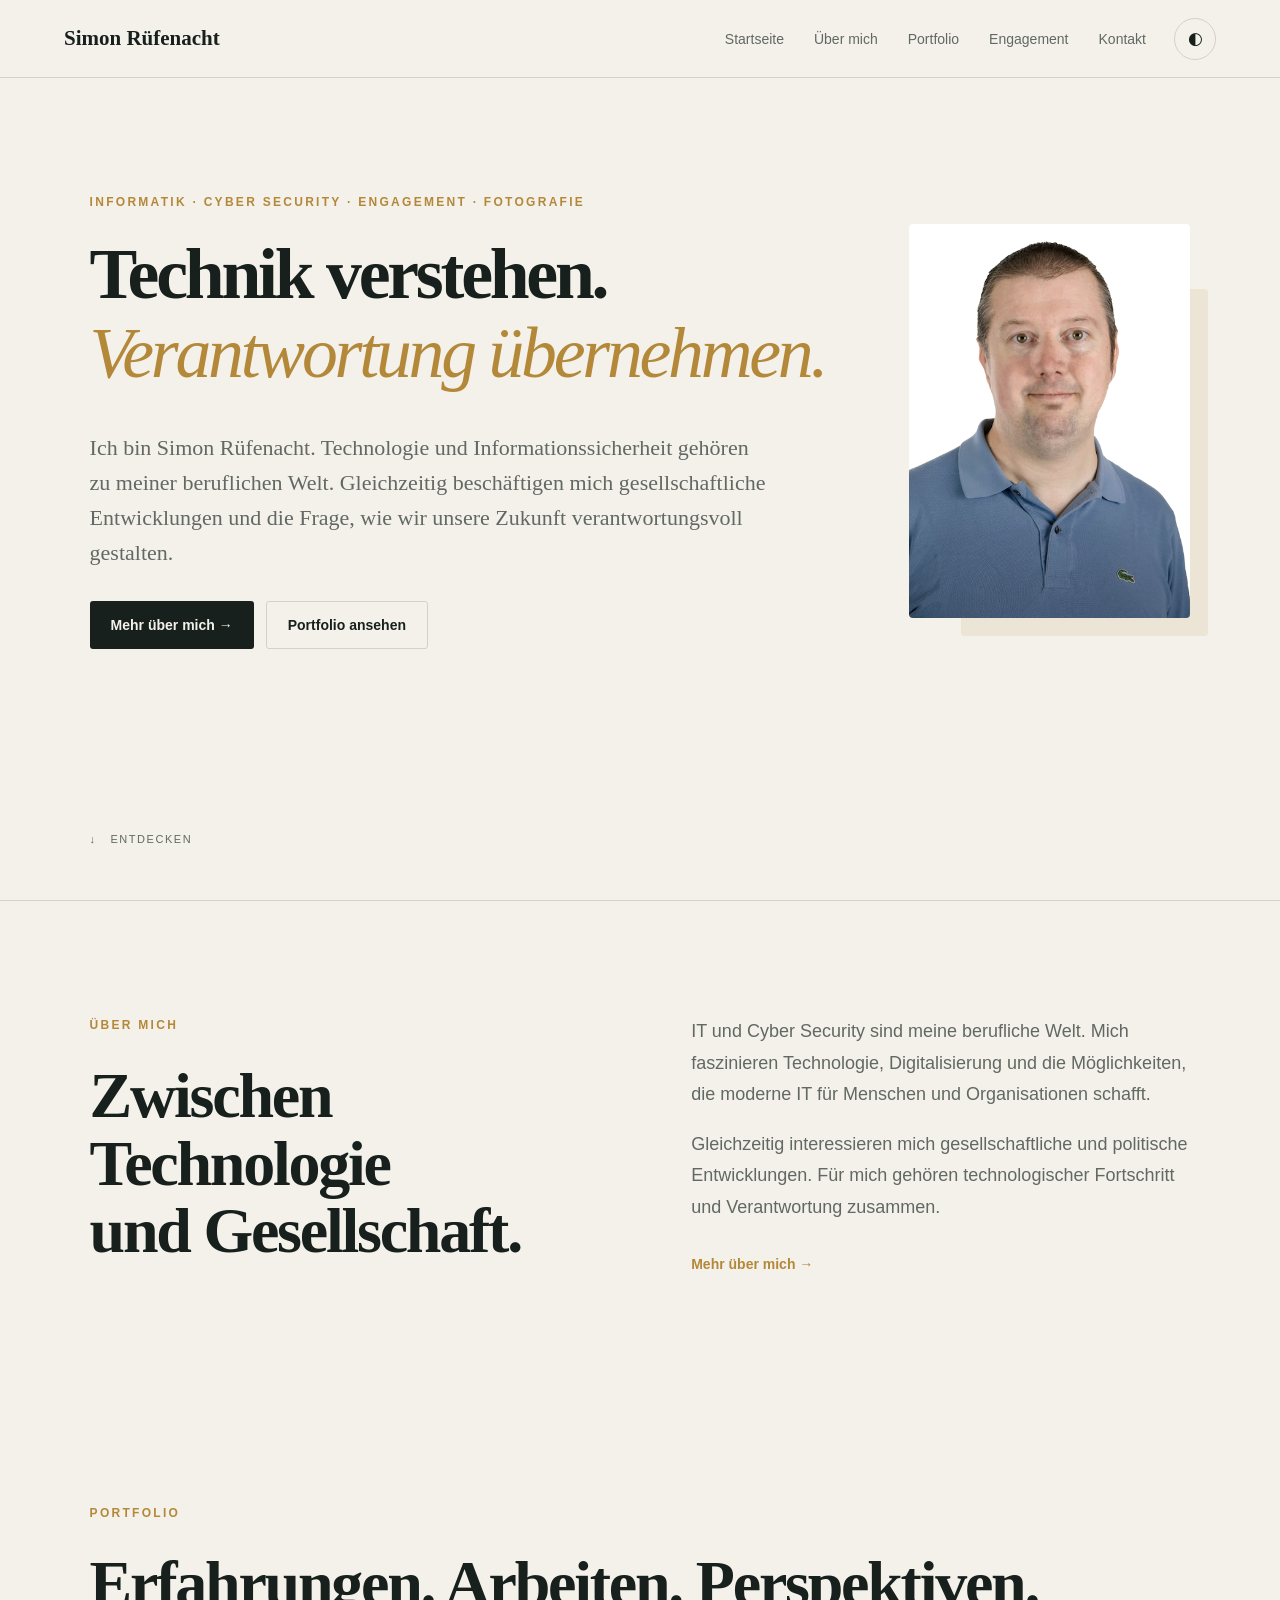
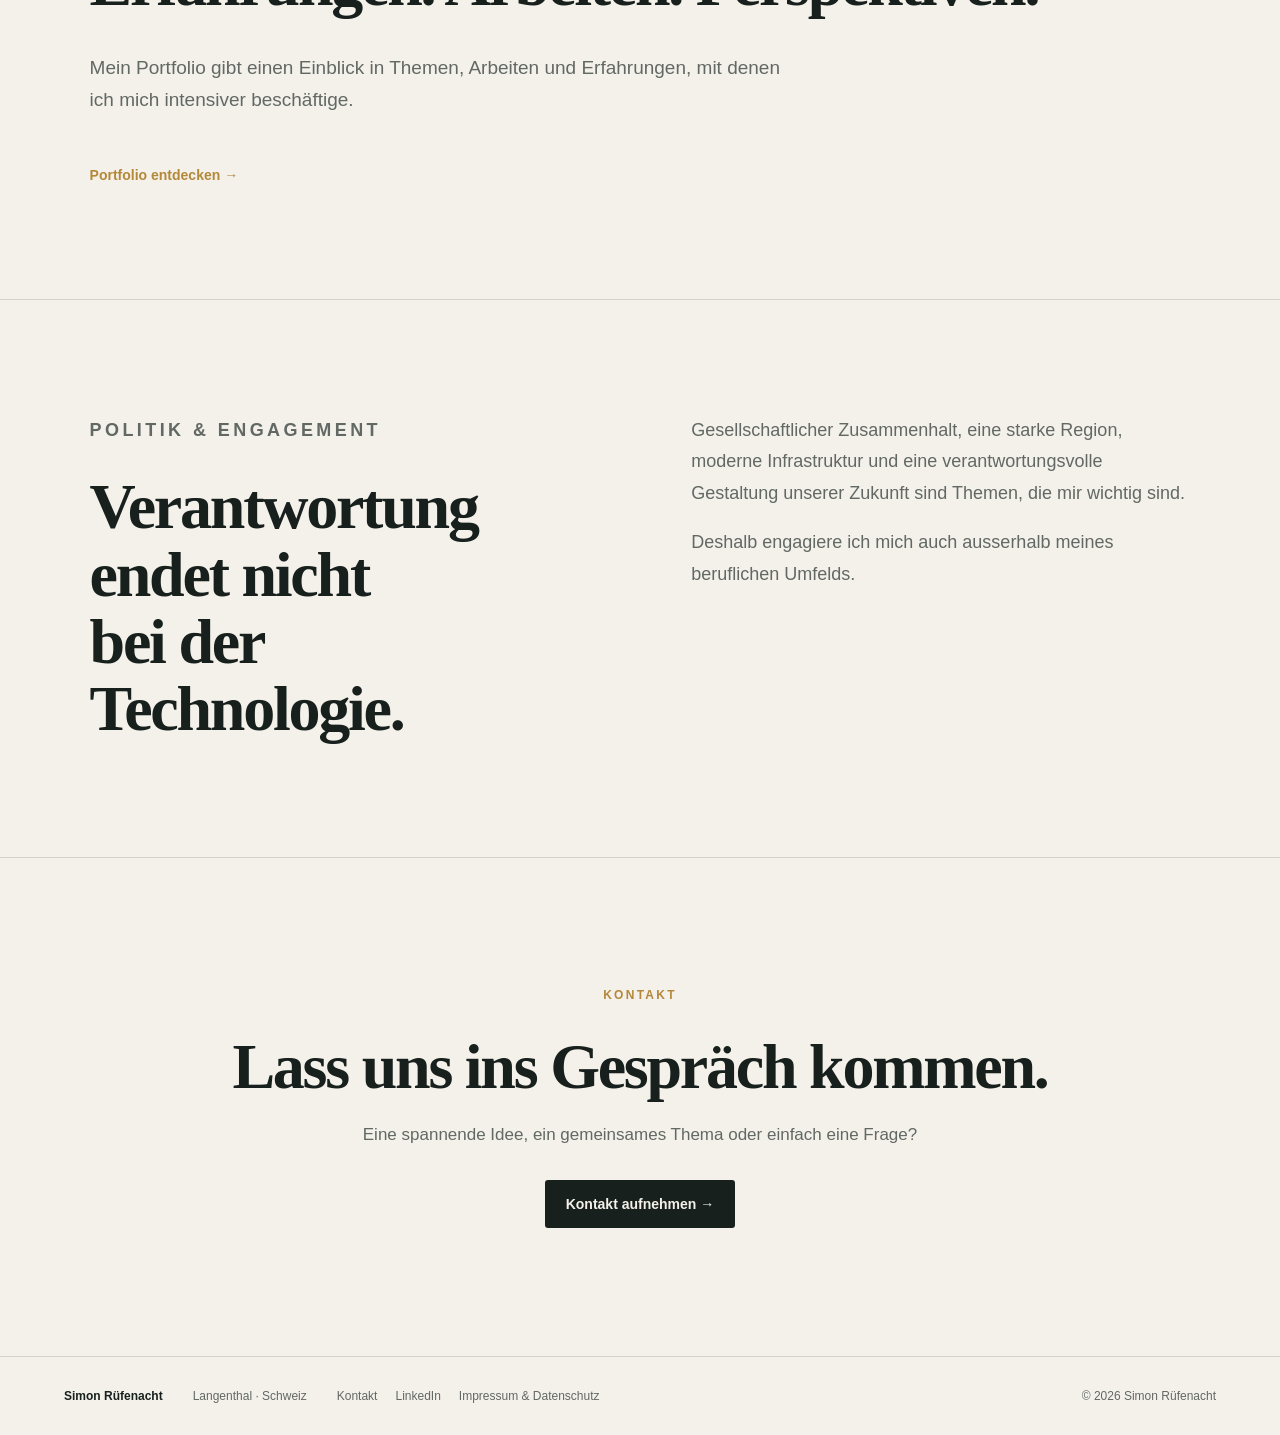
<file: index.html>
<!DOCTYPE html><html lang="de"><head><meta charset="UTF-8"><meta name="viewport" content="width=device-width, initial-scale=1.0"><title>Simon Rüfenacht | Informatik, Cyber Security & Engagement</title><meta name="description" content="Persönliche Webseite von Simon Rüfenacht aus Langenthal. Informatik, Cyber Security, Technologie und gesellschaftliches Engagement."><link rel="canonical" href="https://ruefenacht.net/"><meta property="og:type" content="website"><meta property="og:locale" content="de_CH"><meta property="og:title" content="Simon Rüfenacht | Informatik, Cyber Security & Engagement"><meta property="og:description" content="Persönliche Webseite von Simon Rüfenacht aus Langenthal. Informatik, Cyber Security, Technologie und gesellschaftliches Engagement."><meta property="og:url" content="https://ruefenacht.net/"><meta property="og:site_name" content="Simon Rüfenacht"><meta property="og:image" content="https://ruefenacht.net/assets/images/social-preview.jpg"><meta property="og:image:width" content="1200"><meta property="og:image:height" content="630"><meta property="og:image:alt" content="Simon Rüfenacht – Informatik, Cyber Security und Engagement"><meta name="twitter:card" content="summary_large_image"><meta name="twitter:image" content="https://ruefenacht.net/assets/images/social-preview.jpg"><link rel="icon" href="./assets/images/favicon.ico" sizes="any">
<link rel="icon" type="image/png" sizes="32x32" href="./assets/images/favicon-32x32.png">
<link rel="icon" type="image/png" sizes="16x16" href="./assets/images/favicon-16x16.png">
<link rel="apple-touch-icon" sizes="180x180" href="./assets/images/apple-touch-icon.png"><link rel="stylesheet" href="./assets/css/style.css"><link rel="stylesheet" href="./assets/css/page-styles.css"></head><body><header class="site-header"><a class="brand" href="./index.html">Simon Rüfenacht</a><nav class="desktop-nav" aria-label="Hauptnavigation"><a href="./index.html">Startseite</a><a href="./ueber-mich.html">Über mich</a><a href="./portfolio.html">Portfolio</a><a href="./index.html#engagement">Engagement</a><a href="./kontakt.html">Kontakt</a></nav><div class="header-actions"><button id="theme-toggle" class="icon-button" type="button" aria-label="Farbschema wechseln">◐</button><button id="menu-toggle" class="menu-button" type="button" aria-label="Navigation öffnen" aria-expanded="false">☰</button></div></header><nav id="mobile-menu" class="mobile-menu" aria-label="Mobile Navigation"><a href="./index.html">Startseite</a><a href="./ueber-mich.html">Über mich</a><a href="./portfolio.html">Portfolio</a><a href="./index.html#engagement">Engagement</a><a href="./kontakt.html">Kontakt</a></nav><main><section class="hero"><div class="hero-layout"><div class="hero-content"><p class="eyebrow">INFORMATIK · CYBER SECURITY · ENGAGEMENT · FOTOGRAFIE</p><h1>Technik verstehen. <span>Verantwortung übernehmen.</span></h1><p class="hero-text">Ich bin Simon Rüfenacht. Technologie und Informationssicherheit gehören zu meiner beruflichen Welt. Gleichzeitig beschäftigen mich gesellschaftliche Entwicklungen und die Frage, wie wir unsere Zukunft verantwortungsvoll gestalten.</p><div class="hero-actions"><a class="button button-primary" href="./ueber-mich.html">Mehr über mich →</a><a class="button button-secondary" href="./portfolio.html">Portfolio ansehen</a></div></div><div class="hero-image"><div class="portrait-frame"><img src="./assets/images/IMG_0602.JPG" alt="Portrait von Simon Rüfenacht"></div></div></div><a class="scroll-hint" href="#about">↓ &nbsp; ENTDECKEN</a></section><section id="about" class="section about"><div><p class="eyebrow">ÜBER MICH</p><h2>Zwischen Technologie<br>und Gesellschaft.</h2></div><div class="about-text"><p>IT und Cyber Security sind meine berufliche Welt. Mich faszinieren Technologie, Digitalisierung und die Möglichkeiten, die moderne IT für Menschen und Organisationen schafft.</p><p>Gleichzeitig interessieren mich gesellschaftliche und politische Entwicklungen. Für mich gehören technologischer Fortschritt und Verantwortung zusammen.</p><a class="text-link" href="./ueber-mich.html">Mehr über mich →</a></div></section><section class="section feature-section"><p class="eyebrow">PORTFOLIO</p><h2>Erfahrungen. Arbeiten. Perspektiven.</h2><p class="feature-intro">Mein Portfolio gibt einen Einblick in Themen, Arbeiten und Erfahrungen, mit denen ich mich intensiver beschäftige.</p><a class="text-link" href="./portfolio.html">Portfolio entdecken →</a></section><section id="engagement" class="section engagement"><div><p class="eyebrow">POLITIK &amp; ENGAGEMENT</p><h2>Verantwortung endet nicht<br>bei der Technologie.</h2></div><div><p>Gesellschaftlicher Zusammenhalt, eine starke Region, moderne Infrastruktur und eine verantwortungsvolle Gestaltung unserer Zukunft sind Themen, die mir wichtig sind.</p><p>Deshalb engagiere ich mich auch ausserhalb meines beruflichen Umfelds.</p></div></section><section class="contact"><p class="eyebrow">KONTAKT</p><h2>Lass uns ins Gespräch kommen.</h2><p>Eine spannende Idee, ein gemeinsames Thema oder einfach eine Frage?</p><a class="button button-primary" href="./kontakt.html">Kontakt aufnehmen →</a></section></main><footer><div><strong>Simon Rüfenacht</strong></div><div>Langenthal · Schweiz</div><div class="footer-links"><a href="./kontakt.html">Kontakt</a><a href="https://www.linkedin.com/in/simon-ruefenacht" target="_blank" rel="noopener noreferrer">LinkedIn</a><a href="./impressum.html">Impressum &amp; Datenschutz</a></div><div class="copyright">© <span id="year"></span> Simon Rüfenacht</div></footer><script src="./assets/js/main.js"></script></body></html>
</file>
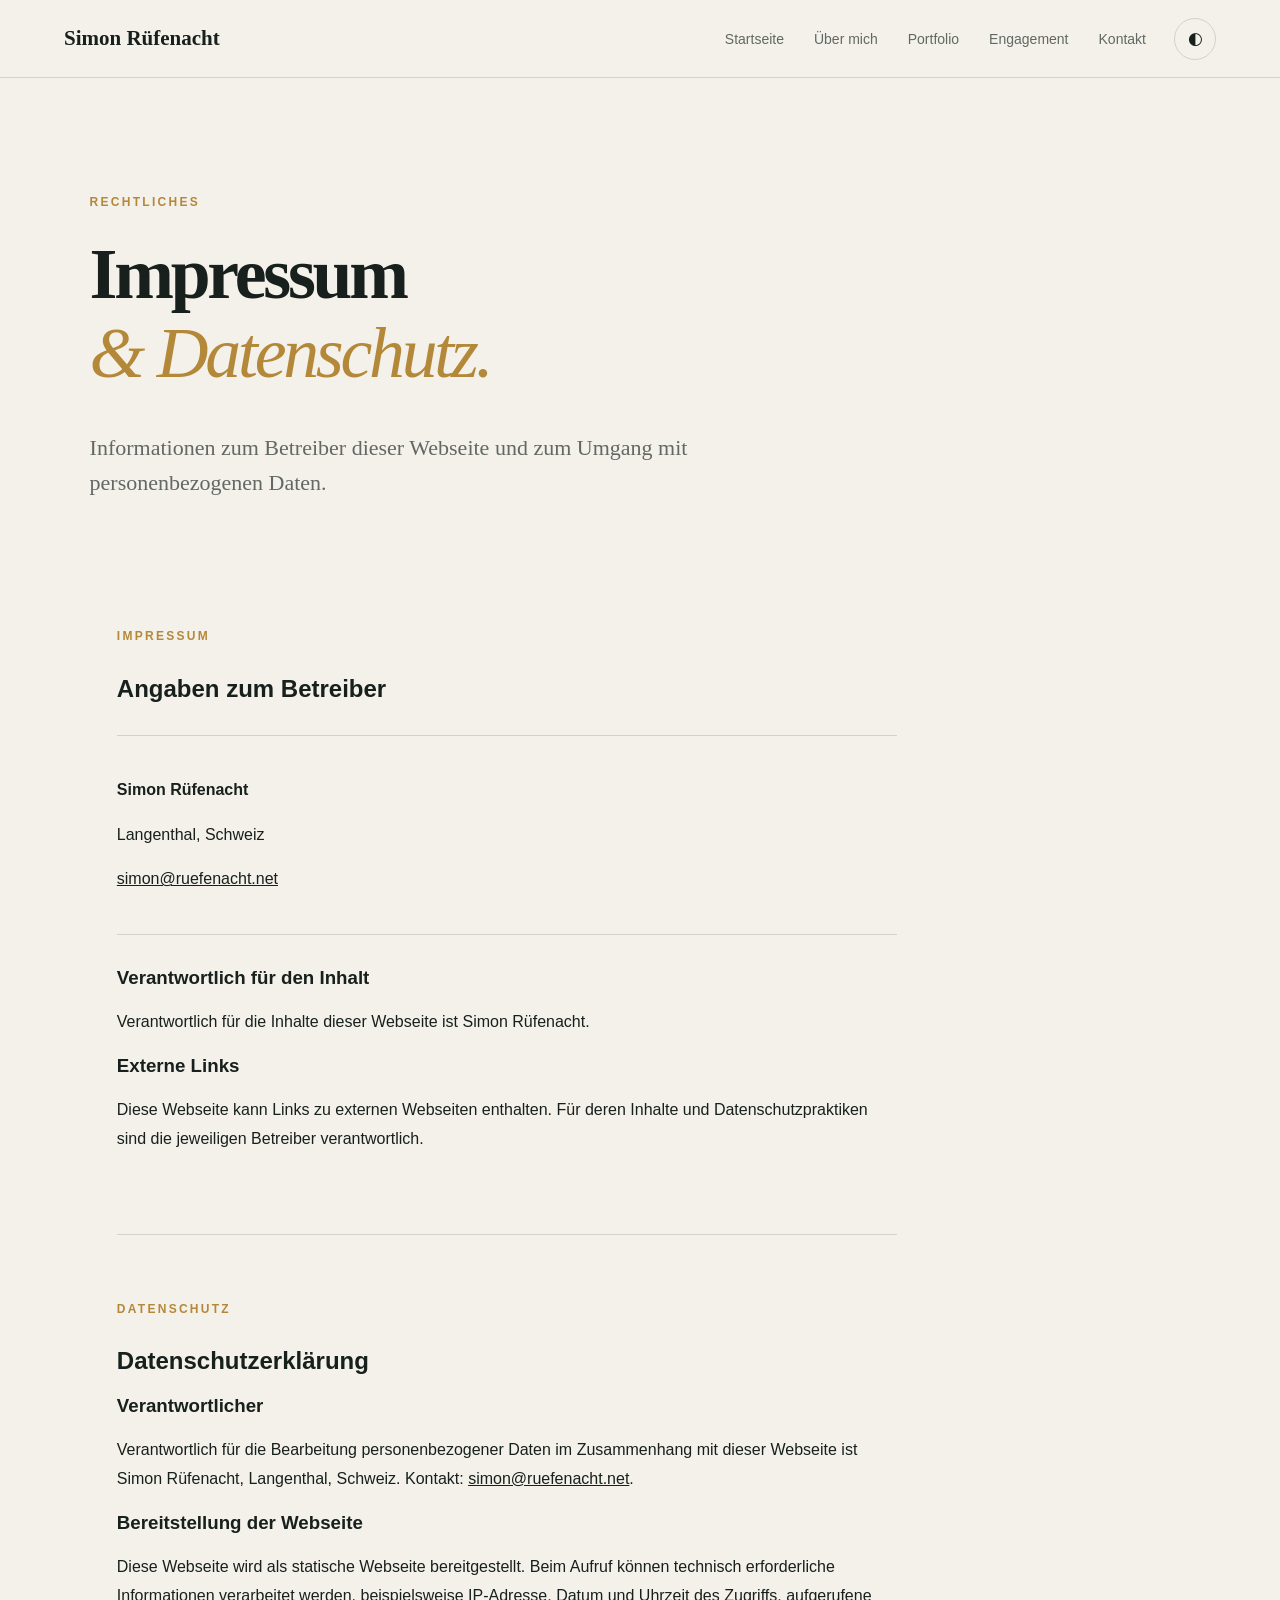
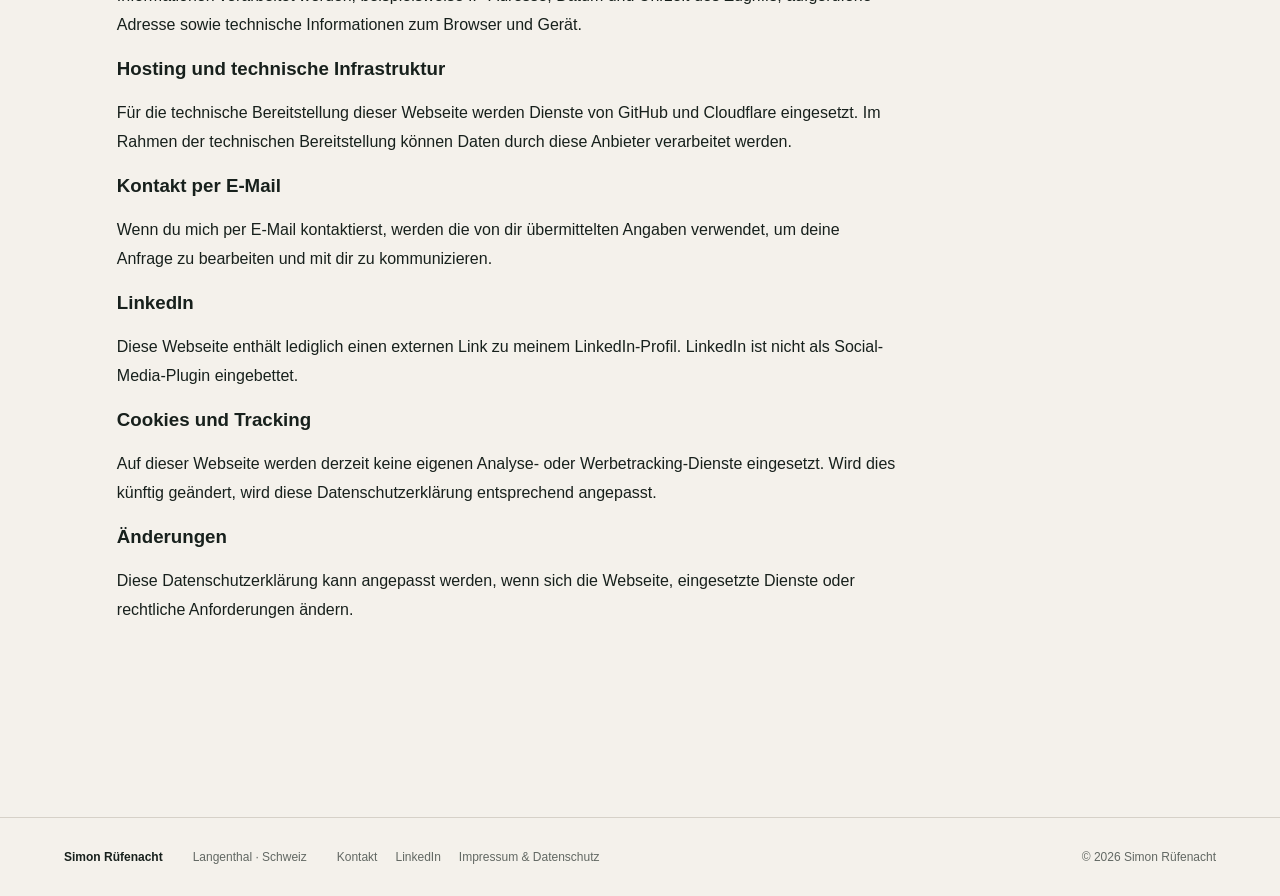
<file: impressum.html>
<!DOCTYPE html><html lang="de"><head><meta charset="UTF-8"><meta name="viewport" content="width=device-width, initial-scale=1.0"><title>Impressum & Datenschutz | Simon Rüfenacht</title><meta name="description" content="Impressum und Datenschutzerklärung der persönlichen Webseite von Simon Rüfenacht."><link rel="canonical" href="https://ruefenacht.net/impressum.html"><meta property="og:type" content="website"><meta property="og:locale" content="de_CH"><meta property="og:title" content="Impressum & Datenschutz | Simon Rüfenacht"><meta property="og:description" content="Impressum und Datenschutzerklärung der persönlichen Webseite von Simon Rüfenacht."><meta property="og:url" content="https://ruefenacht.net/impressum.html"><meta property="og:site_name" content="Simon Rüfenacht"><meta property="og:image" content="https://ruefenacht.net/assets/images/social-preview.jpg"><meta property="og:image:width" content="1200"><meta property="og:image:height" content="630"><meta property="og:image:alt" content="Simon Rüfenacht – Informatik, Cyber Security und Engagement"><meta name="twitter:card" content="summary_large_image"><meta name="twitter:image" content="https://ruefenacht.net/assets/images/social-preview.jpg"><link rel="icon" href="./assets/images/favicon.ico" sizes="any">
<link rel="icon" type="image/png" sizes="32x32" href="./assets/images/favicon-32x32.png">
<link rel="icon" type="image/png" sizes="16x16" href="./assets/images/favicon-16x16.png">
<link rel="apple-touch-icon" sizes="180x180" href="./assets/images/apple-touch-icon.png"><link rel="stylesheet" href="./assets/css/style.css"><link rel="stylesheet" href="./assets/css/page-styles.css"></head><body><header class="site-header"><a class="brand" href="./index.html">Simon Rüfenacht</a><nav class="desktop-nav" aria-label="Hauptnavigation"><a href="./index.html">Startseite</a><a href="./ueber-mich.html">Über mich</a><a href="./portfolio.html">Portfolio</a><a href="./index.html#engagement">Engagement</a><a href="./kontakt.html">Kontakt</a></nav><div class="header-actions"><button id="theme-toggle" class="icon-button" type="button" aria-label="Farbschema wechseln">◐</button><button id="menu-toggle" class="menu-button" type="button" aria-label="Navigation öffnen" aria-expanded="false">☰</button></div></header><nav id="mobile-menu" class="mobile-menu" aria-label="Mobile Navigation"><a href="./index.html">Startseite</a><a href="./ueber-mich.html">Über mich</a><a href="./portfolio.html">Portfolio</a><a href="./index.html#engagement">Engagement</a><a href="./kontakt.html">Kontakt</a></nav><main class="legal-page"><section class="hero"><div class="hero-content"><p class="eyebrow">RECHTLICHES</p><h1>Impressum <span>&amp; Datenschutz.</span></h1><p class="hero-text">Informationen zum Betreiber dieser Webseite und zum Umgang mit personenbezogenen Daten.</p></div></section><section class="legal-content"><div class="legal-main"><section class="legal-section"><p class="eyebrow">IMPRESSUM</p><h2>Angaben zum Betreiber</h2><div class="legal-contact"><p><strong>Simon Rüfenacht</strong></p><p>Langenthal, Schweiz</p><p><a href="mailto:simon@ruefenacht.net">simon@ruefenacht.net</a></p></div><h3>Verantwortlich für den Inhalt</h3><p>Verantwortlich für die Inhalte dieser Webseite ist Simon Rüfenacht.</p><h3>Externe Links</h3><p>Diese Webseite kann Links zu externen Webseiten enthalten. Für deren Inhalte und Datenschutzpraktiken sind die jeweiligen Betreiber verantwortlich.</p></section><section class="legal-section"><p class="eyebrow">DATENSCHUTZ</p><h2>Datenschutzerklärung</h2><h3>Verantwortlicher</h3><p>Verantwortlich für die Bearbeitung personenbezogener Daten im Zusammenhang mit dieser Webseite ist Simon Rüfenacht, Langenthal, Schweiz. Kontakt: <a href="mailto:simon@ruefenacht.net">simon@ruefenacht.net</a>.</p><h3>Bereitstellung der Webseite</h3><p>Diese Webseite wird als statische Webseite bereitgestellt. Beim Aufruf können technisch erforderliche Informationen verarbeitet werden, beispielsweise IP-Adresse, Datum und Uhrzeit des Zugriffs, aufgerufene Adresse sowie technische Informationen zum Browser und Gerät.</p><h3>Hosting und technische Infrastruktur</h3><p>Für die technische Bereitstellung dieser Webseite werden Dienste von GitHub und Cloudflare eingesetzt. Im Rahmen der technischen Bereitstellung können Daten durch diese Anbieter verarbeitet werden.</p><h3>Kontakt per E-Mail</h3><p>Wenn du mich per E-Mail kontaktierst, werden die von dir übermittelten Angaben verwendet, um deine Anfrage zu bearbeiten und mit dir zu kommunizieren.</p><h3>LinkedIn</h3><p>Diese Webseite enthält lediglich einen externen Link zu meinem LinkedIn-Profil. LinkedIn ist nicht als Social-Media-Plugin eingebettet.</p><h3>Cookies und Tracking</h3><p>Auf dieser Webseite werden derzeit keine eigenen Analyse- oder Werbetracking-Dienste eingesetzt. Wird dies künftig geändert, wird diese Datenschutzerklärung entsprechend angepasst.</p><h3>Änderungen</h3><p>Diese Datenschutzerklärung kann angepasst werden, wenn sich die Webseite, eingesetzte Dienste oder rechtliche Anforderungen ändern.</p></section></div></section></main><footer><div><strong>Simon Rüfenacht</strong></div><div>Langenthal · Schweiz</div><div class="footer-links"><a href="./kontakt.html">Kontakt</a><a href="https://www.linkedin.com/in/simon-ruefenacht" target="_blank" rel="noopener noreferrer">LinkedIn</a><a href="./impressum.html">Impressum &amp; Datenschutz</a></div><div class="copyright">© <span id="year"></span> Simon Rüfenacht</div></footer><script src="./assets/js/main.js"></script></body></html>
</file>
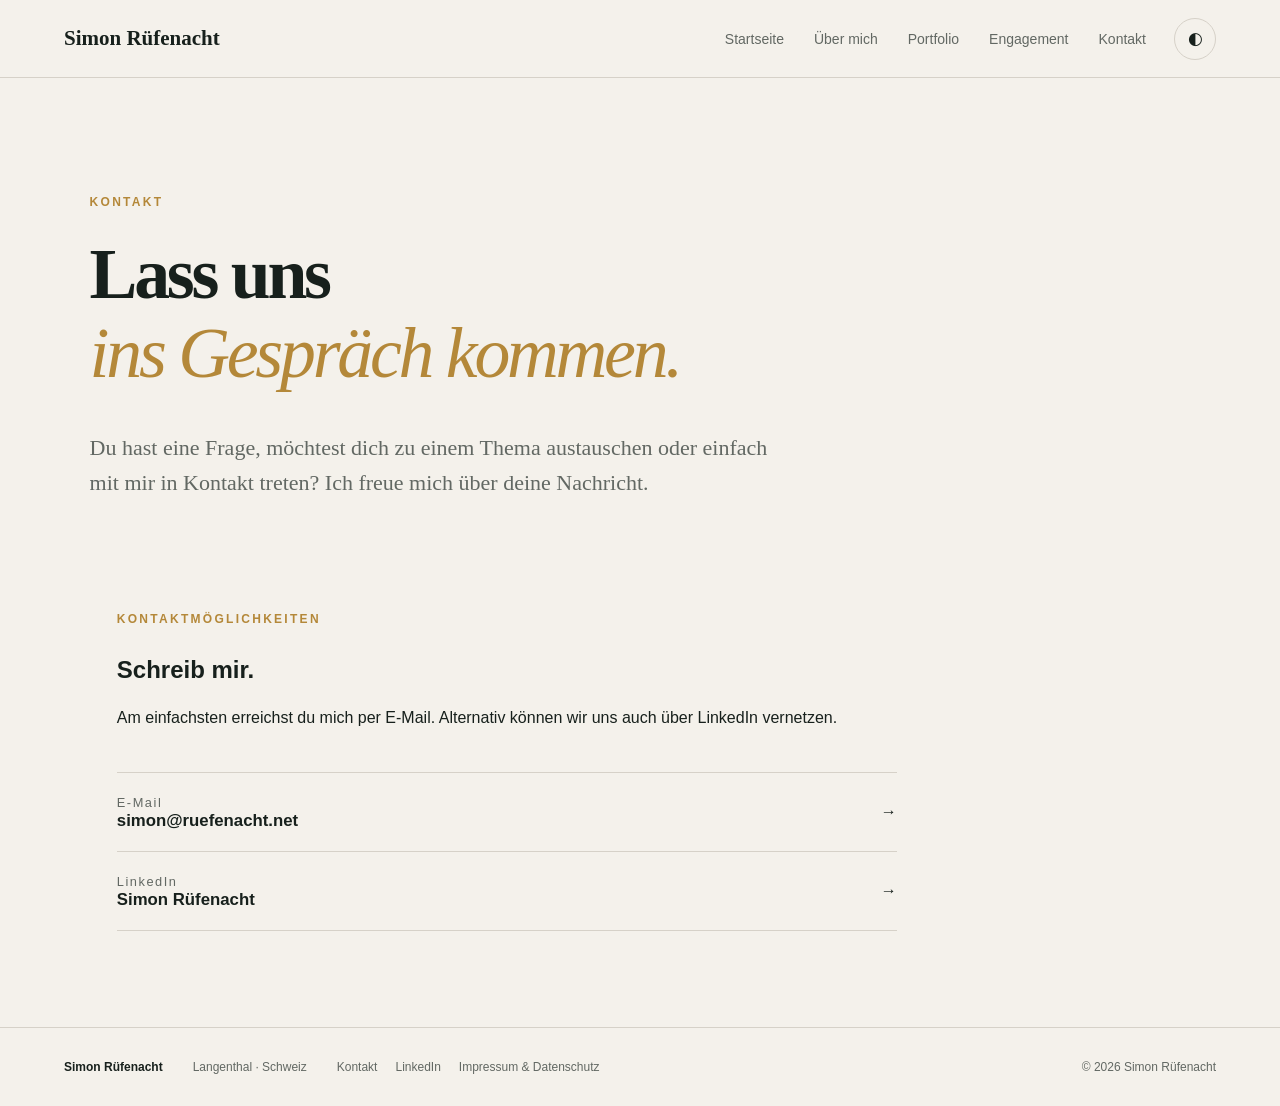
<file: kontakt.html>
<!DOCTYPE html><html lang="de"><head><meta charset="UTF-8"><meta name="viewport" content="width=device-width, initial-scale=1.0"><title>Kontakt | Simon Rüfenacht</title><meta name="description" content="Kontakt zu Simon Rüfenacht aus Langenthal. Kontaktaufnahme per E-Mail oder LinkedIn."><link rel="canonical" href="https://ruefenacht.net/kontakt.html"><meta property="og:type" content="website"><meta property="og:locale" content="de_CH"><meta property="og:title" content="Kontakt | Simon Rüfenacht"><meta property="og:description" content="Kontakt zu Simon Rüfenacht aus Langenthal. Kontaktaufnahme per E-Mail oder LinkedIn."><meta property="og:url" content="https://ruefenacht.net/kontakt.html"><meta property="og:site_name" content="Simon Rüfenacht"><meta property="og:image" content="https://ruefenacht.net/assets/images/social-preview.jpg"><meta property="og:image:width" content="1200"><meta property="og:image:height" content="630"><meta property="og:image:alt" content="Simon Rüfenacht – Informatik, Cyber Security und Engagement"><meta name="twitter:card" content="summary_large_image"><meta name="twitter:image" content="https://ruefenacht.net/assets/images/social-preview.jpg"><link rel="icon" href="./assets/images/favicon.ico" sizes="any">
<link rel="icon" type="image/png" sizes="32x32" href="./assets/images/favicon-32x32.png">
<link rel="icon" type="image/png" sizes="16x16" href="./assets/images/favicon-16x16.png">
<link rel="apple-touch-icon" sizes="180x180" href="./assets/images/apple-touch-icon.png"><link rel="stylesheet" href="./assets/css/style.css"><link rel="stylesheet" href="./assets/css/page-styles.css"></head><body><header class="site-header"><a class="brand" href="./index.html">Simon Rüfenacht</a><nav class="desktop-nav" aria-label="Hauptnavigation"><a href="./index.html">Startseite</a><a href="./ueber-mich.html">Über mich</a><a href="./portfolio.html">Portfolio</a><a href="./index.html#engagement">Engagement</a><a href="./kontakt.html">Kontakt</a></nav><div class="header-actions"><button id="theme-toggle" class="icon-button" type="button" aria-label="Farbschema wechseln">◐</button><button id="menu-toggle" class="menu-button" type="button" aria-label="Navigation öffnen" aria-expanded="false">☰</button></div></header><nav id="mobile-menu" class="mobile-menu" aria-label="Mobile Navigation"><a href="./index.html">Startseite</a><a href="./ueber-mich.html">Über mich</a><a href="./portfolio.html">Portfolio</a><a href="./index.html#engagement">Engagement</a><a href="./kontakt.html">Kontakt</a></nav><main class="contact-page"><section class="hero"><div class="hero-content"><p class="eyebrow">KONTAKT</p><h1>Lass uns <span>ins Gespräch kommen.</span></h1><p class="hero-text">Du hast eine Frage, möchtest dich zu einem Thema austauschen oder einfach mit mir in Kontakt treten? Ich freue mich über deine Nachricht.</p></div></section><section class="contact-details"><div class="contact-details-inner"><p class="eyebrow">KONTAKTMÖGLICHKEITEN</p><h2>Schreib mir.</h2><p class="contact-intro">Am einfachsten erreichst du mich per E-Mail. Alternativ können wir uns auch über LinkedIn vernetzen.</p><div class="contact-links"><a class="contact-link" href="mailto:simon@ruefenacht.net"><span><span class="contact-link-label">E-Mail</span><br><span class="contact-link-value">simon@ruefenacht.net</span></span><span>→</span></a><a class="contact-link" href="https://www.linkedin.com/in/simon-ruefenacht" target="_blank" rel="noopener noreferrer"><span><span class="contact-link-label">LinkedIn</span><br><span class="contact-link-value">Simon Rüfenacht</span></span><span>→</span></a></div></div></section></main><footer><div><strong>Simon Rüfenacht</strong></div><div>Langenthal · Schweiz</div><div class="footer-links"><a href="./kontakt.html">Kontakt</a><a href="https://www.linkedin.com/in/simon-ruefenacht" target="_blank" rel="noopener noreferrer">LinkedIn</a><a href="./impressum.html">Impressum &amp; Datenschutz</a></div><div class="copyright">© <span id="year"></span> Simon Rüfenacht</div></footer><script src="./assets/js/main.js"></script></body></html>
</file>
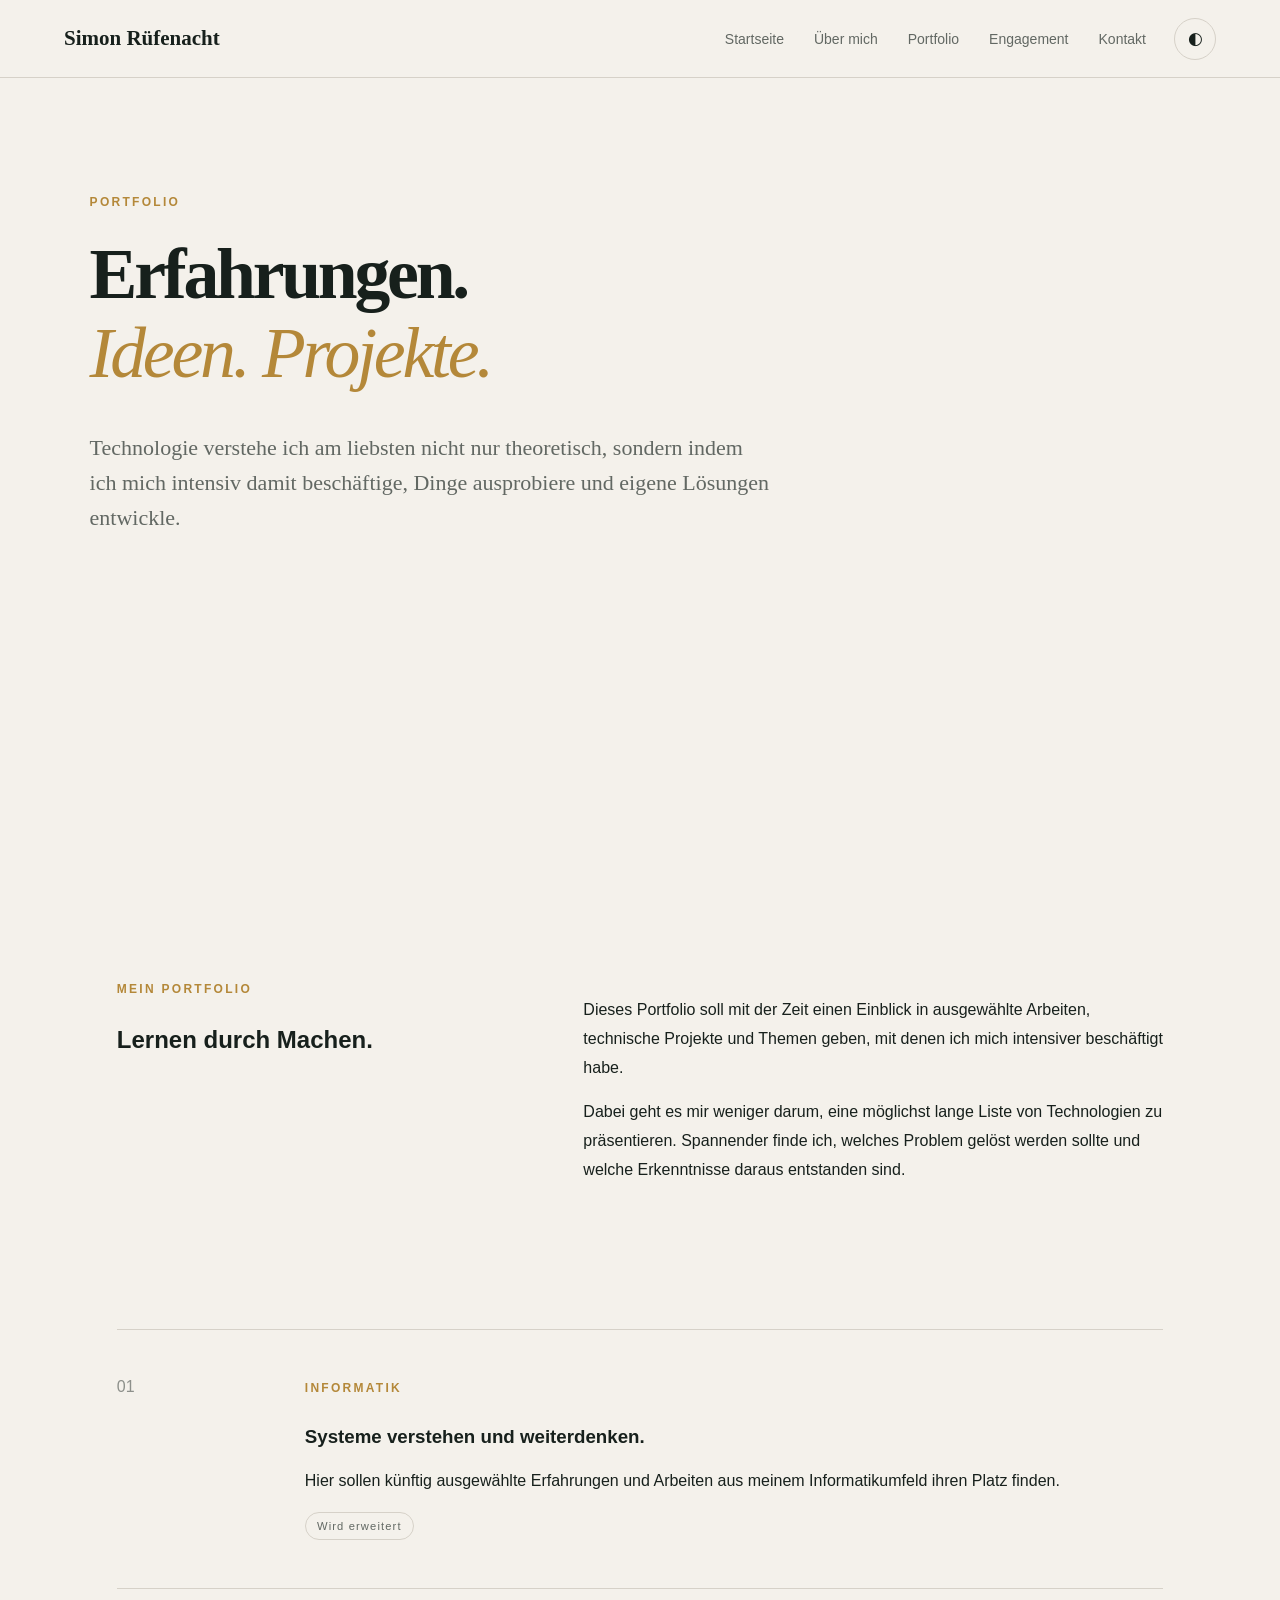
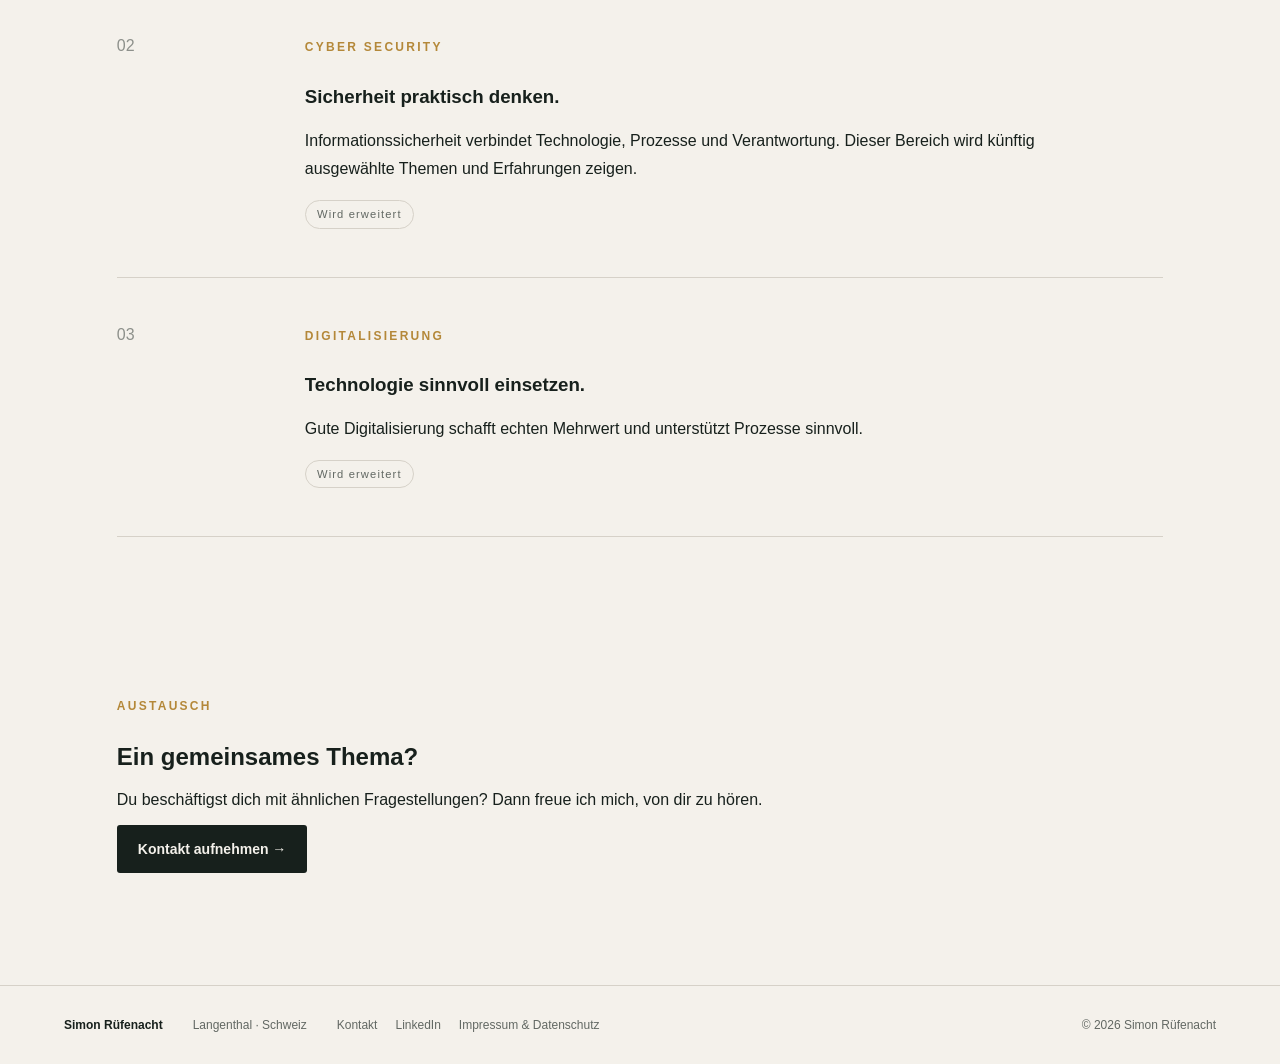
<file: portfolio.html>
<!DOCTYPE html><html lang="de"><head><meta charset="UTF-8"><meta name="viewport" content="width=device-width, initial-scale=1.0"><title>Portfolio | Simon Rüfenacht</title><meta name="description" content="Portfolio von Simon Rüfenacht aus Langenthal. Einblicke in Informatik, Cyber Security und Digitalisierung."><link rel="canonical" href="https://ruefenacht.net/portfolio.html"><meta property="og:type" content="website"><meta property="og:locale" content="de_CH"><meta property="og:title" content="Portfolio | Simon Rüfenacht"><meta property="og:description" content="Portfolio von Simon Rüfenacht aus Langenthal. Einblicke in Informatik, Cyber Security und Digitalisierung."><meta property="og:url" content="https://ruefenacht.net/portfolio.html"><meta property="og:site_name" content="Simon Rüfenacht"><meta property="og:image" content="https://ruefenacht.net/assets/images/social-preview.jpg"><meta property="og:image:width" content="1200"><meta property="og:image:height" content="630"><meta property="og:image:alt" content="Simon Rüfenacht – Informatik, Cyber Security und Engagement"><meta name="twitter:card" content="summary_large_image"><meta name="twitter:image" content="https://ruefenacht.net/assets/images/social-preview.jpg"><link rel="icon" href="./assets/images/favicon.ico" sizes="any">
<link rel="icon" type="image/png" sizes="32x32" href="./assets/images/favicon-32x32.png">
<link rel="icon" type="image/png" sizes="16x16" href="./assets/images/favicon-16x16.png">
<link rel="apple-touch-icon" sizes="180x180" href="./assets/images/apple-touch-icon.png"><link rel="stylesheet" href="./assets/css/style.css"><link rel="stylesheet" href="./assets/css/page-styles.css"></head><body><header class="site-header"><a class="brand" href="./index.html">Simon Rüfenacht</a><nav class="desktop-nav" aria-label="Hauptnavigation"><a href="./index.html">Startseite</a><a href="./ueber-mich.html">Über mich</a><a href="./portfolio.html">Portfolio</a><a href="./index.html#engagement">Engagement</a><a href="./kontakt.html">Kontakt</a></nav><div class="header-actions"><button id="theme-toggle" class="icon-button" type="button" aria-label="Farbschema wechseln">◐</button><button id="menu-toggle" class="menu-button" type="button" aria-label="Navigation öffnen" aria-expanded="false">☰</button></div></header><nav id="mobile-menu" class="mobile-menu" aria-label="Mobile Navigation"><a href="./index.html">Startseite</a><a href="./ueber-mich.html">Über mich</a><a href="./portfolio.html">Portfolio</a><a href="./index.html#engagement">Engagement</a><a href="./kontakt.html">Kontakt</a></nav><main class="portfolio-page"><section class="hero"><div class="hero-content"><p class="eyebrow">PORTFOLIO</p><h1>Erfahrungen. <span>Ideen. Projekte.</span></h1><p class="hero-text">Technologie verstehe ich am liebsten nicht nur theoretisch, sondern indem ich mich intensiv damit beschäftige, Dinge ausprobiere und eigene Lösungen entwickle.</p></div></section><section class="portfolio-intro"><div class="portfolio-intro-grid"><div><p class="eyebrow">MEIN PORTFOLIO</p><h2>Lernen durch Machen.</h2></div><div class="portfolio-copy"><p>Dieses Portfolio soll mit der Zeit einen Einblick in ausgewählte Arbeiten, technische Projekte und Themen geben, mit denen ich mich intensiver beschäftigt habe.</p><p>Dabei geht es mir weniger darum, eine möglichst lange Liste von Technologien zu präsentieren. Spannender finde ich, welches Problem gelöst werden sollte und welche Erkenntnisse daraus entstanden sind.</p></div></div></section><section class="portfolio-areas"><article class="portfolio-area"><div>01</div><div class="portfolio-area-content"><p class="eyebrow">INFORMATIK</p><h3>Systeme verstehen und weiterdenken.</h3><p>Hier sollen künftig ausgewählte Erfahrungen und Arbeiten aus meinem Informatikumfeld ihren Platz finden.</p><span class="portfolio-status">Wird erweitert</span></div></article><article class="portfolio-area"><div>02</div><div class="portfolio-area-content"><p class="eyebrow">CYBER SECURITY</p><h3>Sicherheit praktisch denken.</h3><p>Informationssicherheit verbindet Technologie, Prozesse und Verantwortung. Dieser Bereich wird künftig ausgewählte Themen und Erfahrungen zeigen.</p><span class="portfolio-status">Wird erweitert</span></div></article><article class="portfolio-area"><div>03</div><div class="portfolio-area-content"><p class="eyebrow">DIGITALISIERUNG</p><h3>Technologie sinnvoll einsetzen.</h3><p>Gute Digitalisierung schafft echten Mehrwert und unterstützt Prozesse sinnvoll.</p><span class="portfolio-status">Wird erweitert</span></div></article></section><section class="portfolio-contact"><p class="eyebrow">AUSTAUSCH</p><h2>Ein gemeinsames Thema?</h2><p>Du beschäftigst dich mit ähnlichen Fragestellungen? Dann freue ich mich, von dir zu hören.</p><a class="button button-primary" href="./kontakt.html">Kontakt aufnehmen →</a></section></main><footer><div><strong>Simon Rüfenacht</strong></div><div>Langenthal · Schweiz</div><div class="footer-links"><a href="./kontakt.html">Kontakt</a><a href="https://www.linkedin.com/in/simon-ruefenacht" target="_blank" rel="noopener noreferrer">LinkedIn</a><a href="./impressum.html">Impressum &amp; Datenschutz</a></div><div class="copyright">© <span id="year"></span> Simon Rüfenacht</div></footer><script src="./assets/js/main.js"></script></body></html>
</file>
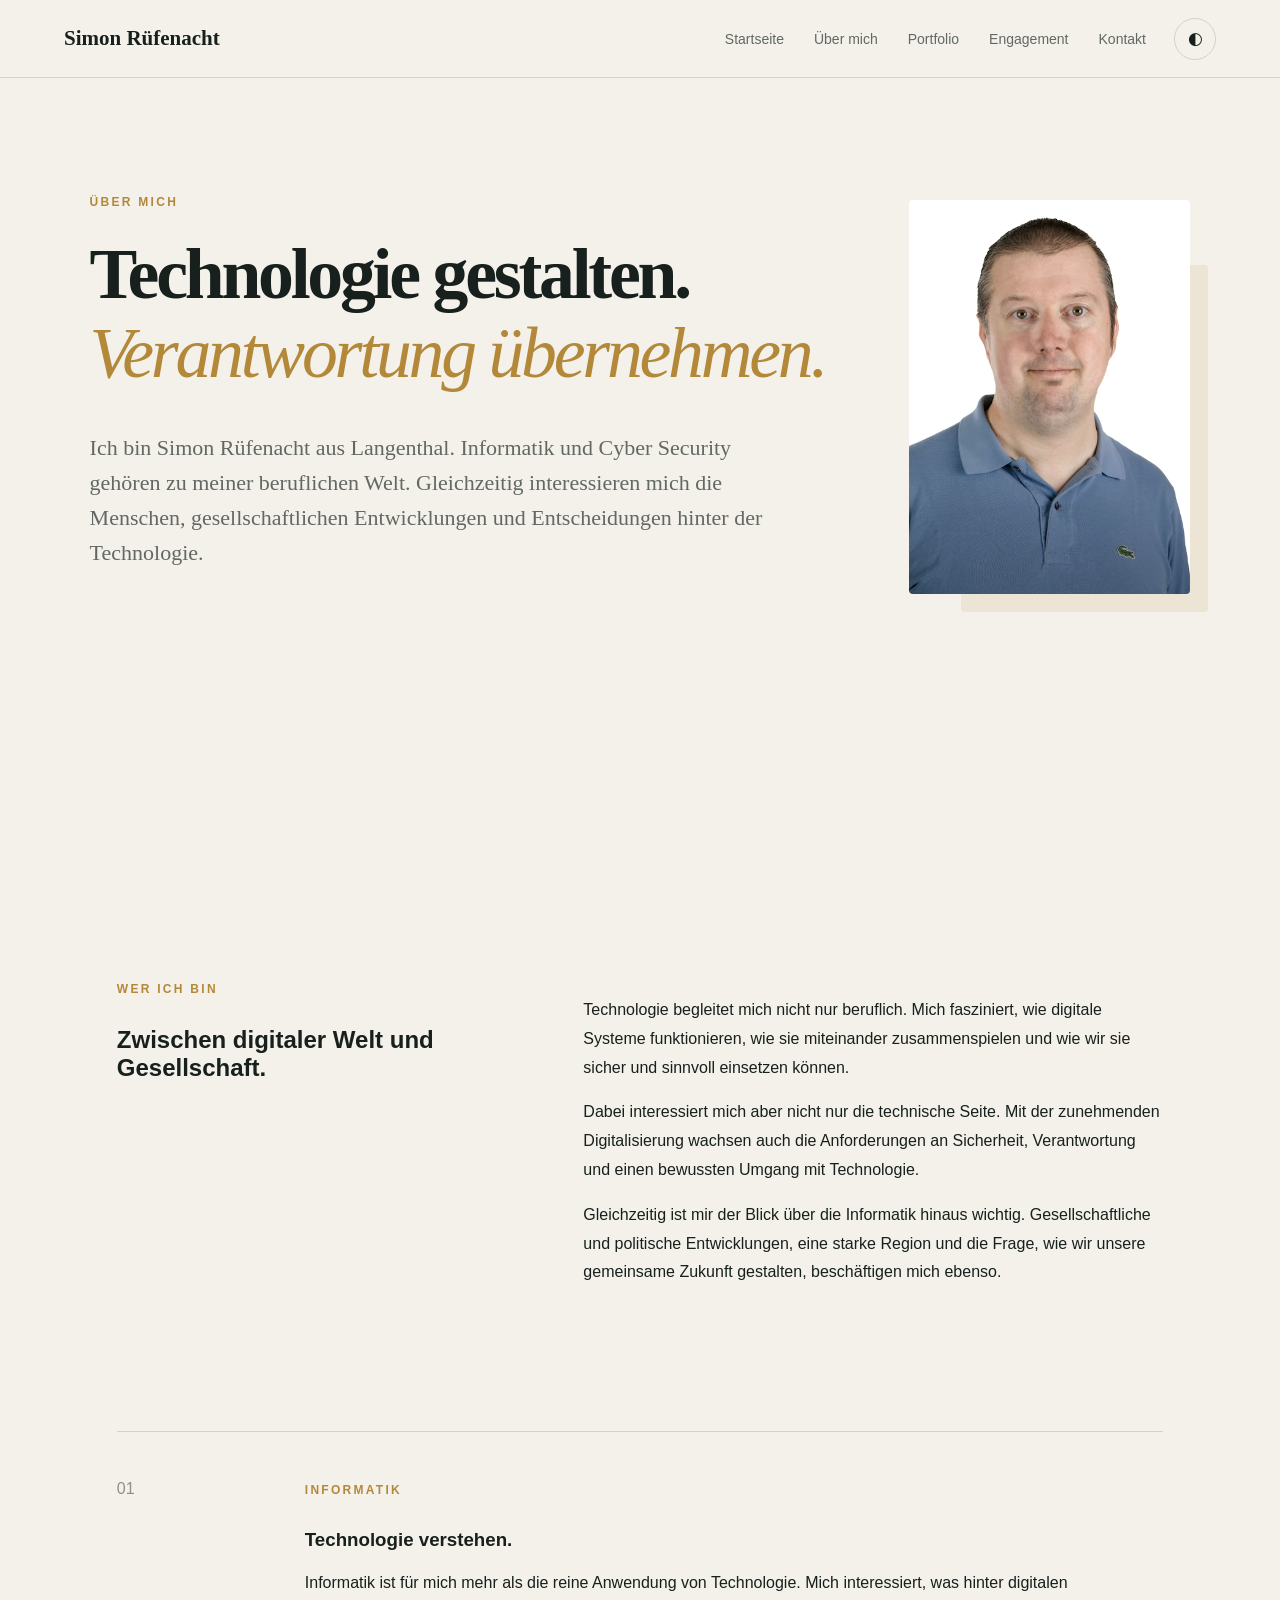
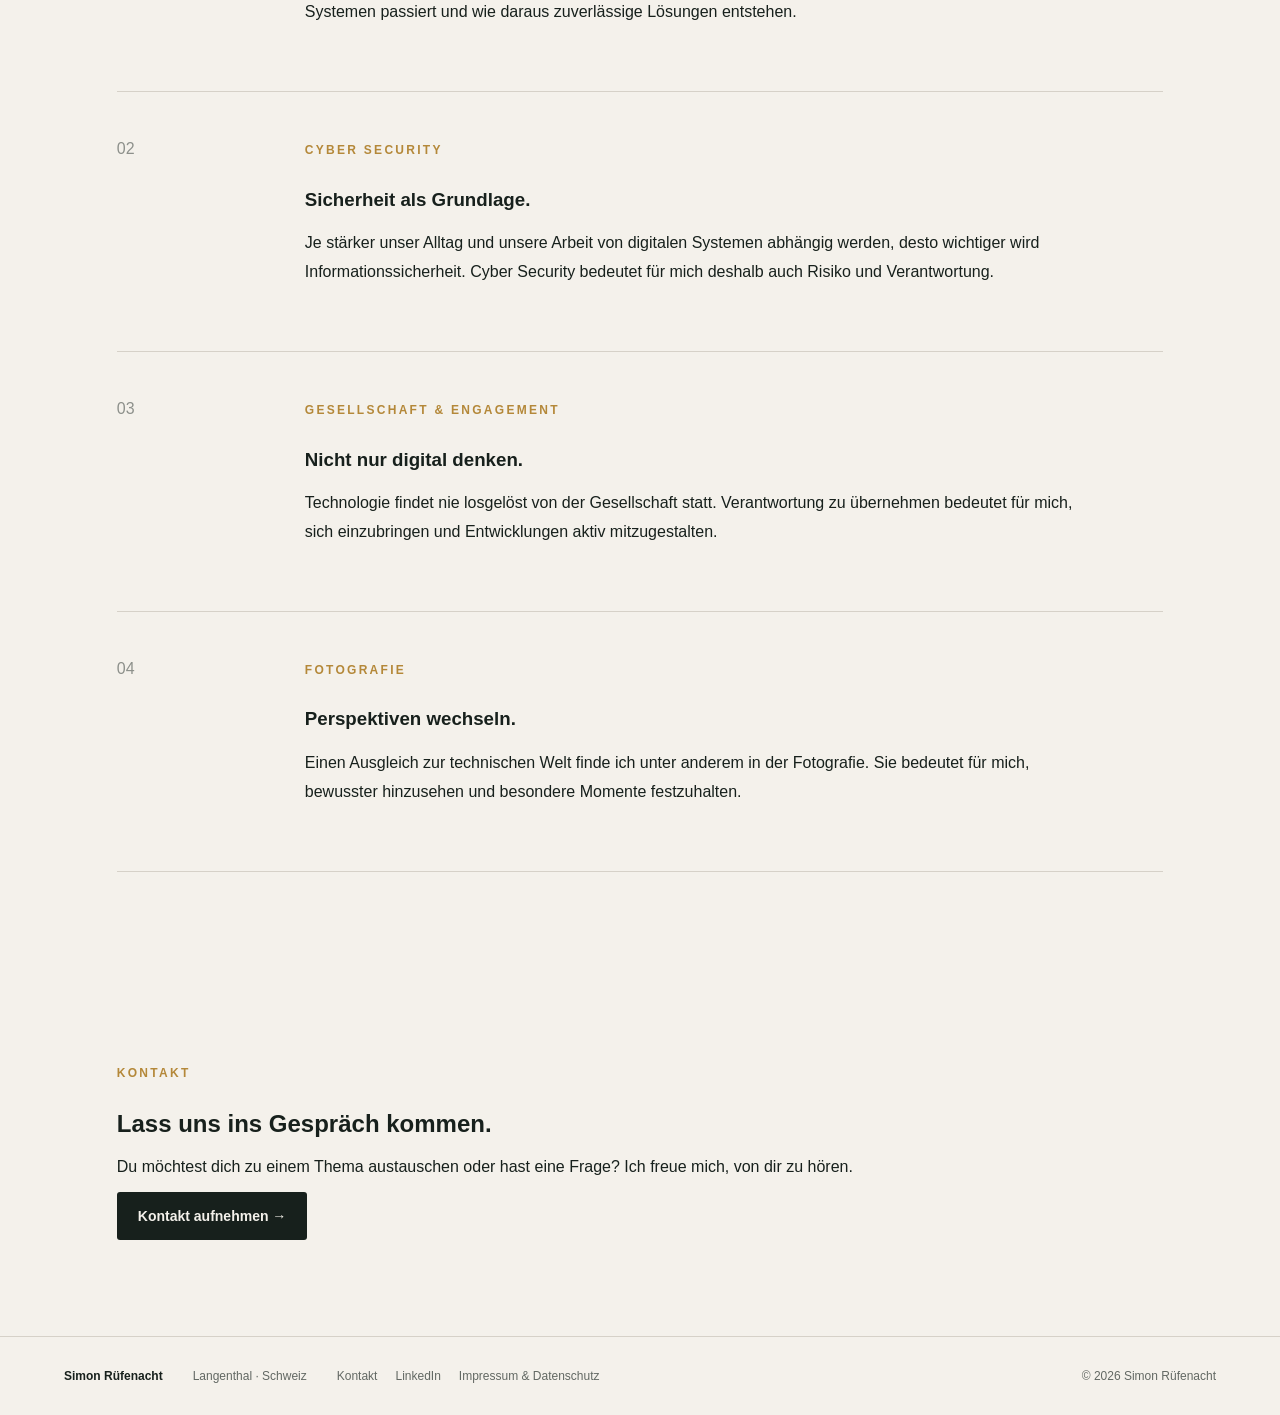
<file: ueber-mich.html>
<!DOCTYPE html><html lang="de"><head><meta charset="UTF-8"><meta name="viewport" content="width=device-width, initial-scale=1.0"><title>Über mich | Simon Rüfenacht</title><meta name="description" content="Mehr über Simon Rüfenacht aus Langenthal, seinen beruflichen Hintergrund in Informatik und Cyber Security sowie seine Interessen und sein gesellschaftliches Engagement."><link rel="canonical" href="https://ruefenacht.net/ueber-mich.html"><meta property="og:type" content="website"><meta property="og:locale" content="de_CH"><meta property="og:title" content="Über mich | Simon Rüfenacht"><meta property="og:description" content="Mehr über Simon Rüfenacht aus Langenthal, seinen beruflichen Hintergrund in Informatik und Cyber Security sowie seine Interessen und sein gesellschaftliches Engagement."><meta property="og:url" content="https://ruefenacht.net/ueber-mich.html"><meta property="og:site_name" content="Simon Rüfenacht"><meta property="og:image" content="https://ruefenacht.net/assets/images/social-preview.jpg"><meta property="og:image:width" content="1200"><meta property="og:image:height" content="630"><meta property="og:image:alt" content="Simon Rüfenacht – Informatik, Cyber Security und Engagement"><meta name="twitter:card" content="summary_large_image"><meta name="twitter:image" content="https://ruefenacht.net/assets/images/social-preview.jpg"><link rel="icon" href="./assets/images/favicon.ico" sizes="any">
<link rel="icon" type="image/png" sizes="32x32" href="./assets/images/favicon-32x32.png">
<link rel="icon" type="image/png" sizes="16x16" href="./assets/images/favicon-16x16.png">
<link rel="apple-touch-icon" sizes="180x180" href="./assets/images/apple-touch-icon.png"><link rel="stylesheet" href="./assets/css/style.css"><link rel="stylesheet" href="./assets/css/page-styles.css"></head><body><header class="site-header"><a class="brand" href="./index.html">Simon Rüfenacht</a><nav class="desktop-nav" aria-label="Hauptnavigation"><a href="./index.html">Startseite</a><a href="./ueber-mich.html">Über mich</a><a href="./portfolio.html">Portfolio</a><a href="./index.html#engagement">Engagement</a><a href="./kontakt.html">Kontakt</a></nav><div class="header-actions"><button id="theme-toggle" class="icon-button" type="button" aria-label="Farbschema wechseln">◐</button><button id="menu-toggle" class="menu-button" type="button" aria-label="Navigation öffnen" aria-expanded="false">☰</button></div></header><nav id="mobile-menu" class="mobile-menu" aria-label="Mobile Navigation"><a href="./index.html">Startseite</a><a href="./ueber-mich.html">Über mich</a><a href="./portfolio.html">Portfolio</a><a href="./index.html#engagement">Engagement</a><a href="./kontakt.html">Kontakt</a></nav><main class="about-page"><section class="hero"><div class="hero-layout"><div class="hero-content"><p class="eyebrow">ÜBER MICH</p><h1>Technologie gestalten. <span>Verantwortung übernehmen.</span></h1><p class="hero-text">Ich bin Simon Rüfenacht aus Langenthal. Informatik und Cyber Security gehören zu meiner beruflichen Welt. Gleichzeitig interessieren mich die Menschen, gesellschaftlichen Entwicklungen und Entscheidungen hinter der Technologie.</p></div><div class="hero-image"><div class="portrait-frame"><img src="./assets/images/IMG_0602.JPG" alt="Portrait von Simon Rüfenacht"></div></div></div></section><section class="about-intro"><div class="about-intro-grid"><div><p class="eyebrow">WER ICH BIN</p><h2>Zwischen digitaler Welt und Gesellschaft.</h2></div><div class="about-copy"><p>Technologie begleitet mich nicht nur beruflich. Mich fasziniert, wie digitale Systeme funktionieren, wie sie miteinander zusammenspielen und wie wir sie sicher und sinnvoll einsetzen können.</p><p>Dabei interessiert mich aber nicht nur die technische Seite. Mit der zunehmenden Digitalisierung wachsen auch die Anforderungen an Sicherheit, Verantwortung und einen bewussten Umgang mit Technologie.</p><p>Gleichzeitig ist mir der Blick über die Informatik hinaus wichtig. Gesellschaftliche und politische Entwicklungen, eine starke Region und die Frage, wie wir unsere gemeinsame Zukunft gestalten, beschäftigen mich ebenso.</p></div></div></section><section class="about-topics"><article class="about-topic"><div class="about-topic-number">01</div><div class="about-topic-content"><p class="eyebrow">INFORMATIK</p><h3>Technologie verstehen.</h3><p>Informatik ist für mich mehr als die reine Anwendung von Technologie. Mich interessiert, was hinter digitalen Systemen passiert und wie daraus zuverlässige Lösungen entstehen.</p></div></article><article class="about-topic"><div class="about-topic-number">02</div><div class="about-topic-content"><p class="eyebrow">CYBER SECURITY</p><h3>Sicherheit als Grundlage.</h3><p>Je stärker unser Alltag und unsere Arbeit von digitalen Systemen abhängig werden, desto wichtiger wird Informationssicherheit. Cyber Security bedeutet für mich deshalb auch Risiko und Verantwortung.</p></div></article><article class="about-topic"><div class="about-topic-number">03</div><div class="about-topic-content"><p class="eyebrow">GESELLSCHAFT &amp; ENGAGEMENT</p><h3>Nicht nur digital denken.</h3><p>Technologie findet nie losgelöst von der Gesellschaft statt. Verantwortung zu übernehmen bedeutet für mich, sich einzubringen und Entwicklungen aktiv mitzugestalten.</p></div></article><article class="about-topic"><div class="about-topic-number">04</div><div class="about-topic-content"><p class="eyebrow">FOTOGRAFIE</p><h3>Perspektiven wechseln.</h3><p>Einen Ausgleich zur technischen Welt finde ich unter anderem in der Fotografie. Sie bedeutet für mich, bewusster hinzusehen und besondere Momente festzuhalten.</p></div></article></section><section class="about-cta"><p class="eyebrow">KONTAKT</p><h2>Lass uns ins Gespräch kommen.</h2><p>Du möchtest dich zu einem Thema austauschen oder hast eine Frage? Ich freue mich, von dir zu hören.</p><a class="button button-primary" href="./kontakt.html">Kontakt aufnehmen →</a></section></main><footer><div><strong>Simon Rüfenacht</strong></div><div>Langenthal · Schweiz</div><div class="footer-links"><a href="./kontakt.html">Kontakt</a><a href="https://www.linkedin.com/in/simon-ruefenacht" target="_blank" rel="noopener noreferrer">LinkedIn</a><a href="./impressum.html">Impressum &amp; Datenschutz</a></div><div class="copyright">© <span id="year"></span> Simon Rüfenacht</div></footer><script src="./assets/js/main.js"></script></body></html>
</file>
<file: assets/css/style.css>
/* =========================================
   SIMON RUEFENACHT - ruefenacht.net
   Version 1.2 - responsive optimiert
   ========================================= */
:root {
  --bg: #f4f1eb;
  --surface: #e9e5de;
  --text: #17201c;
  --muted: #626863;
  --accent: #b48839;
  --line: #d6d1c8;
  --max-width: 1280px;
  --header-height: 78px;
}
body.dark {
  --bg: #111714;
  --surface: #19201c;
  --text: #f3f1eb;
  --muted: #a6ada8;
  --line: #303833;
}
* { box-sizing: border-box; }
html { scroll-behavior: smooth; }
body {
  margin: 0;
  overflow-x: hidden;
  background: var(--bg);
  color: var(--text);
  font-family: Inter, -apple-system, BlinkMacSystemFont, "Segoe UI", sans-serif;
  transition: background .25s ease, color .25s ease;
}
img { max-width: 100%; height: auto; }
a { color: inherit; }
button, a { -webkit-tap-highlight-color: transparent; }

/* Header */
.site-header {
  min-height: var(--header-height);
  display: flex;
  align-items: center;
  padding: 0 clamp(24px, 5vw, 72px);
  border-bottom: 1px solid var(--line);
  background: var(--bg);
  position: relative;
  z-index: 100;
}
.brand {
  font-family: Georgia, "Times New Roman", serif;
  font-size: 21px;
  font-weight: 700;
  text-decoration: none;
  white-space: nowrap;
}
.desktop-nav { display: flex; align-items: center; gap: 30px; margin-left: auto; }
.desktop-nav a {
  position: relative;
  padding: 8px 0;
  color: var(--muted);
  font-size: 14px;
  text-decoration: none;
  transition: color .2s ease;
}
.desktop-nav a:hover, .desktop-nav a[aria-current="page"] { color: var(--accent); }
.desktop-nav a[aria-current="page"]::after {
  content: "";
  position: absolute;
  left: 0; right: 0; bottom: 0;
  height: 2px;
  background: var(--accent);
}
.header-actions { display: flex; align-items: center; gap: 10px; margin-left: 28px; }
.icon-button, .menu-button {
  width: 42px; height: 42px;
  display: flex; align-items: center; justify-content: center;
  border: 1px solid var(--line); border-radius: 50%;
  background: transparent; color: var(--text); cursor: pointer; font-size: 17px;
}
.menu-button { display: none; }

/* Mobile menu */
.mobile-menu {
  display: none;
  padding: 8px 24px 18px;
  background: var(--bg);
  border-bottom: 1px solid var(--line);
  position: relative;
  z-index: 99;
}
.mobile-menu.open { display: flex; flex-direction: column; }
.mobile-menu a {
  min-height: 48px;
  display: flex;
  align-items: center;
  padding: 12px 0;
  color: var(--text);
  text-decoration: none;
  border-bottom: 1px solid var(--line);
}
.mobile-menu a:last-child { border-bottom: 0; }
.mobile-menu a[aria-current="page"] { color: var(--accent); font-weight: 700; }

/* Hero */
.hero {
  min-height: calc(100vh - var(--header-height));
  max-width: var(--max-width);
  margin: 0 auto;
  padding: clamp(80px, 9vw, 130px) clamp(24px, 7vw, 100px) 55px;
  display: flex;
  flex-direction: column;
}
.hero-layout {
  display: grid;
  grid-template-columns: minmax(0, 1.45fr) minmax(280px, .55fr);
  align-items: center;
  gap: clamp(40px, 6vw, 90px);
}
.hero-content { min-width: 0; }
.eyebrow {
  margin: 0 0 27px;
  color: var(--accent);
  font-size: 12px;
  font-weight: 750;
  letter-spacing: .19em;
  line-height: 1.6;
  overflow-wrap: anywhere;
}
.hero h1 {
  margin: 0;
  max-width: 900px;
  font-family: Georgia, "Times New Roman", serif;
  font-size: clamp(52px, 5.6vw, 82px);
  font-weight: 700;
  line-height: .98;
  letter-spacing: -.045em;
  overflow-wrap: break-word;
}
.hero h1 span { display: block; margin-top: 8px; color: var(--accent); font-style: italic; font-weight: 400; }
.hero-text {
  max-width: 680px;
  margin: 42px 0 30px;
  color: var(--muted);
  font-family: Georgia, "Times New Roman", serif;
  font-size: clamp(18px, 1.8vw, 22px);
  line-height: 1.6;
}
.hero-actions { display: flex; flex-wrap: wrap; gap: 12px; }
.hero-image { display: flex; align-items: center; justify-content: center; }
.portrait-frame { position: relative; width: 100%; max-width: 390px; border-radius: 4px; isolation: isolate; }
.portrait-frame::before {
  content: ""; position: absolute; width: 88%; height: 88%; right: -18px; bottom: -18px;
  background: var(--accent); opacity: .13; border-radius: 4px; z-index: -1;
}
.portrait-frame img { display: block; width: 100%; border-radius: 4px; object-fit: cover; filter: saturate(.9) contrast(1.02); }

/* Buttons */
.button {
  display: inline-flex;
  align-items: center;
  justify-content: center;
  min-height: 48px;
  padding: 14px 21px;
  border-radius: 3px;
  font-size: 14px;
  font-weight: 700;
  text-align: center;
  text-decoration: none;
  transition: transform .2s ease, opacity .2s ease;
}
.button:hover { transform: translateY(-2px); }
.button-primary { background: var(--text); color: var(--bg); }
.button-secondary { border: 1px solid var(--line); }
.scroll-hint { margin-top: auto; padding-top: 70px; color: var(--muted); font-size: 11px; letter-spacing: .14em; text-decoration: none; }

/* Sections */
.section { max-width: var(--max-width); margin: 0 auto; padding: clamp(75px, 9vw, 125px) clamp(24px, 7vw, 100px); }
.section h2, .contact h2 {
  margin: 0;
  font-family: Georgia, "Times New Roman", serif;
  font-size: clamp(38px, 5vw, 64px);
  line-height: 1.05;
  letter-spacing: -.035em;
  overflow-wrap: break-word;
}
.about, .engagement { display: grid; grid-template-columns: 1fr 1fr; gap: clamp(50px, 8vw, 120px); }
.about { border-top: 1px solid var(--line); }
.about-text p, .engagement p { margin-top: 0; color: var(--muted); font-size: 18px; line-height: 1.75; }
.text-link { display: inline-block; margin-top: 15px; color: var(--accent); font-size: 14px; font-weight: 700; text-decoration: none; }
.areas { max-width: none; background: var(--surface); }
.areas > * { max-width: var(--max-width); margin-left: auto; margin-right: auto; }
.cards { display: grid; grid-template-columns: repeat(4, 1fr); margin-top: 40px; border-top: 1px solid var(--line); }
.card { min-height: 320px; padding: 30px; border-right: 1px solid var(--line); }
.card:first-child { padding-left: 0; }
.card:last-child { border-right: 0; }
.number { color: var(--muted); font-size: 11px; }
.card-icon { margin: 37px 0 22px; color: var(--accent); font-size: 30px; }
.card h3 { margin: 0 0 15px; font-family: Georgia, "Times New Roman", serif; font-size: 22px; }
.card p { min-height: 78px; color: var(--muted); font-size: 14px; line-height: 1.65; }
.card a { color: var(--accent); font-size: 13px; font-weight: 700; text-decoration: none; }
.feature-section { border-bottom: 1px solid var(--line); }
.feature-intro { max-width: 700px; margin: 35px 0; color: var(--muted); font-size: 19px; line-height: 1.7; }
.project-tags { display: flex; flex-wrap: wrap; gap: 10px; margin-bottom: 30px; }
.project-tags span { padding: 9px 14px; border: 1px solid var(--line); border-radius: 30px; color: var(--muted); font-size: 13px; }
.contact { padding: clamp(90px, 10vw, 135px) 24px; text-align: center; border-top: 1px solid var(--line); }
.contact p:not(.eyebrow) { margin: 25px 0 35px; color: var(--muted); font-size: 17px; }

/* Footer */
footer {
  display: flex;
  align-items: center;
  flex-wrap: wrap;
  gap: 16px 30px;
  padding: 32px clamp(24px, 5vw, 72px);
  border-top: 1px solid var(--line);
  color: var(--muted);
  font-size: 12px;
}
footer strong { color: var(--text); }
.footer-links { display: flex; flex-wrap: wrap; gap: 10px 18px; }
.footer-links a { color: inherit; text-decoration: none; }
.footer-links a:hover { color: var(--accent); }
.copyright { margin-left: auto; }

/* Accessibility */
a:focus-visible, button:focus-visible { outline: 3px solid var(--accent); outline-offset: 4px; }

/* Tablet */
@media (max-width: 900px) {
  .desktop-nav { display: none; }
  .menu-button { display: flex; }
  .hero-layout { grid-template-columns: 1fr; }
  .hero-image { margin-top: 45px; }
  .portrait-frame { max-width: 380px; }
  .cards { grid-template-columns: repeat(2, 1fr); }
  .card:nth-child(2) { border-right: 0; }
  .card:nth-child(3), .card:nth-child(4) { border-top: 1px solid var(--line); }
}

/* Mobile */
@media (max-width: 650px) {
  :root { --header-height: 68px; }
  .site-header { padding: 0 18px; }
  .brand { max-width: calc(100vw - 130px); overflow: hidden; text-overflow: ellipsis; font-size: 18px; }
  .header-actions { margin-left: auto; gap: 8px; }
  .icon-button, .menu-button { width: 42px; height: 42px; flex: 0 0 42px; }
  .hero { min-height: auto; padding: 58px 20px 42px; }
  .hero h1 { font-size: clamp(36px, 11vw, 52px); line-height: 1.02; }
  .hero-text { margin-top: 28px; font-size: clamp(17px, 5vw, 20px); }
  .hero-actions { flex-direction: column; align-items: stretch; }
  .hero-actions .button { width: 100%; }
  .hero-image { margin-top: 32px; }
  .portrait-frame { max-width: min(300px, calc(100vw - 54px)); }
  .portrait-frame::before { right: -8px; bottom: -8px; }
  .scroll-hint { display: none; }
  .section { padding: 64px 20px; }
  .section h2, .contact h2 { font-size: clamp(34px, 10vw, 48px); }
  .about, .engagement { grid-template-columns: 1fr; gap: 34px; }
  .about-text p, .engagement p { font-size: 17px; }
  .cards { grid-template-columns: 1fr; }
  .card, .card:first-child { min-height: auto; padding: 28px 0; border-right: 0; border-top: 1px solid var(--line); }
  .card:first-child { border-top: 0; }
  .contact { padding: 70px 20px; }
  footer { flex-direction: column; align-items: flex-start; gap: 12px; padding: 28px 20px; }
  .copyright { margin-left: 0; }
}

@media (max-width: 360px) {
  .site-header { padding-left: 14px; padding-right: 14px; }
  .brand { font-size: 17px; }
  .header-actions { gap: 6px; }
  .icon-button, .menu-button { width: 40px; height: 40px; flex-basis: 40px; }
  .hero { padding-left: 16px; padding-right: 16px; }
  .section, .contact { padding-left: 16px; padding-right: 16px; }
}

@media (prefers-reduced-motion: reduce) {
  html { scroll-behavior: auto; }
  *, *::before, *::after { transition: none !important; animation: none !important; }
}
</file>
<file: assets/css/page-styles.css>
/* Unterseiten: gemeinsame, lesbare Regeln */
.about-page .hero,
.portfolio-page .hero {
  padding-bottom: 4rem;
}

.about-intro,
.about-topics,
.about-cta,
.portfolio-intro,
.portfolio-areas,
.portfolio-outlook,
.portfolio-contact,
.contact-details,
.legal-content {
  width: 100%;
  max-width: 1200px;
  margin: 0 auto;
  padding-left: 6vw;
  padding-right: 6vw;
}

.about-intro,
.portfolio-intro { padding-top: 5rem; padding-bottom: 5rem; }
.about-topics,
.portfolio-areas { padding-top: 3rem; padding-bottom: 6rem; }
.about-cta,
.portfolio-outlook { padding-top: 6rem; padding-bottom: 6rem; }
.portfolio-contact { padding-top: 4rem; padding-bottom: 7rem; }

.about-intro-grid,
.portfolio-intro-grid {
  display: grid;
  grid-template-columns: minmax(0, .8fr) minmax(0, 1.2fr);
  gap: 5rem;
}

.about-copy,
.portfolio-copy,
.about-topic-content,
.portfolio-area-content,
.contact-details-inner,
.legal-main { max-width: 780px; }

.about-copy p,
.about-topic-content p,
.portfolio-copy p,
.portfolio-area-content p,
.legal-section p { line-height: 1.8; }

.about-topic,
.portfolio-area {
  display: grid;
  grid-template-columns: 140px minmax(0, 1fr);
  gap: 3rem;
  padding: 3rem 0;
  border-top: 1px solid var(--line);
}
.about-topic:last-child,
.portfolio-area:last-child { border-bottom: 1px solid var(--line); }
.about-topic-number,
.portfolio-area > div:first-child { color: var(--muted); opacity: .7; }

.portfolio-status {
  display: inline-block;
  padding: .45rem .7rem;
  border: 1px solid var(--line);
  border-radius: 999px;
  color: var(--muted);
  font-size: .7rem;
  letter-spacing: .1em;
}

.contact-page .hero,
.legal-page .hero { min-height: auto; padding-bottom: 3rem; }
.contact-details { padding-top: 2rem; padding-bottom: 6rem; }
.contact-intro { margin-bottom: 2.5rem; line-height: 1.7; }
.contact-links { display: flex; flex-direction: column; }
.contact-link {
  display: flex;
  justify-content: space-between;
  align-items: center;
  gap: 1.5rem;
  min-height: 72px;
  padding: 1.25rem 0;
  color: inherit;
  text-decoration: none;
  border-top: 1px solid var(--line);
}
.contact-link:last-child { border-bottom: 1px solid var(--line); }
.contact-link-label { color: var(--muted); font-size: .8rem; letter-spacing: .12em; }
.contact-link-value { font-size: 1.05rem; font-weight: 600; overflow-wrap: anywhere; word-break: break-word; }

.legal-content { padding-top: 3rem; padding-bottom: 7rem; }
.legal-section { padding-bottom: 4rem; }
.legal-section + .legal-section { padding-top: 4rem; border-top: 1px solid var(--line); }
.legal-contact { padding: 1.5rem 0; margin: 2rem 0; border-top: 1px solid var(--line); border-bottom: 1px solid var(--line); }

.error-page { min-height: calc(100vh - 180px); display: flex; align-items: center; }
.error-inner { width: 100%; max-width: 1200px; margin: 0 auto; padding: 7rem 6vw; }
.error-code { margin: 0 0 1.5rem; font-size: clamp(5rem, 18vw, 12rem); line-height: .85; font-weight: 700; letter-spacing: -.06em; opacity: .12; }
.error-inner h1 { margin: 0 0 1.25rem; overflow-wrap: break-word; }
.error-inner p { max-width: 620px; margin-bottom: 2rem; line-height: 1.75; }

@media (max-width: 800px) {
  .about-page .hero,
  .portfolio-page .hero { padding-bottom: 2.5rem; }
  .about-intro,
  .about-topics,
  .about-cta,
  .portfolio-intro,
  .portfolio-areas,
  .portfolio-outlook,
  .portfolio-contact,
  .contact-details,
  .legal-content { padding-left: 24px; padding-right: 24px; }
  .about-intro,
  .portfolio-intro { padding-top: 3rem; padding-bottom: 3rem; }
  .about-topics,
  .portfolio-areas { padding-top: 1rem; padding-bottom: 4rem; }
  .about-cta,
  .portfolio-outlook { padding-top: 4rem; padding-bottom: 4rem; }
  .portfolio-contact { padding-top: 3rem; padding-bottom: 5rem; }
  .about-intro-grid,
  .portfolio-intro-grid,
  .about-topic,
  .portfolio-area { grid-template-columns: 1fr; gap: 1rem; }
  .about-topic,
  .portfolio-area { padding: 2.25rem 0; }
  .contact-details { padding-top: 1rem; padding-bottom: 4rem; }
  .legal-content { padding-top: 2rem; padding-bottom: 5rem; }
  .error-inner { padding: 5rem 24px; }
}

@media (max-width: 650px) {
  .contact-page .hero,
  .legal-page .hero { padding-bottom: 2rem; }
  .contact-link { align-items: flex-start; }
  .about-intro,
  .about-topics,
  .about-cta,
  .portfolio-intro,
  .portfolio-areas,
  .portfolio-outlook,
  .portfolio-contact,
  .contact-details,
  .legal-content,
  .error-inner { padding-left: 20px; padding-right: 20px; }
}

@media (max-width: 360px) {
  .about-intro,
  .about-topics,
  .about-cta,
  .portfolio-intro,
  .portfolio-areas,
  .portfolio-outlook,
  .portfolio-contact,
  .contact-details,
  .legal-content,
  .error-inner { padding-left: 16px; padding-right: 16px; }
}
</file>
